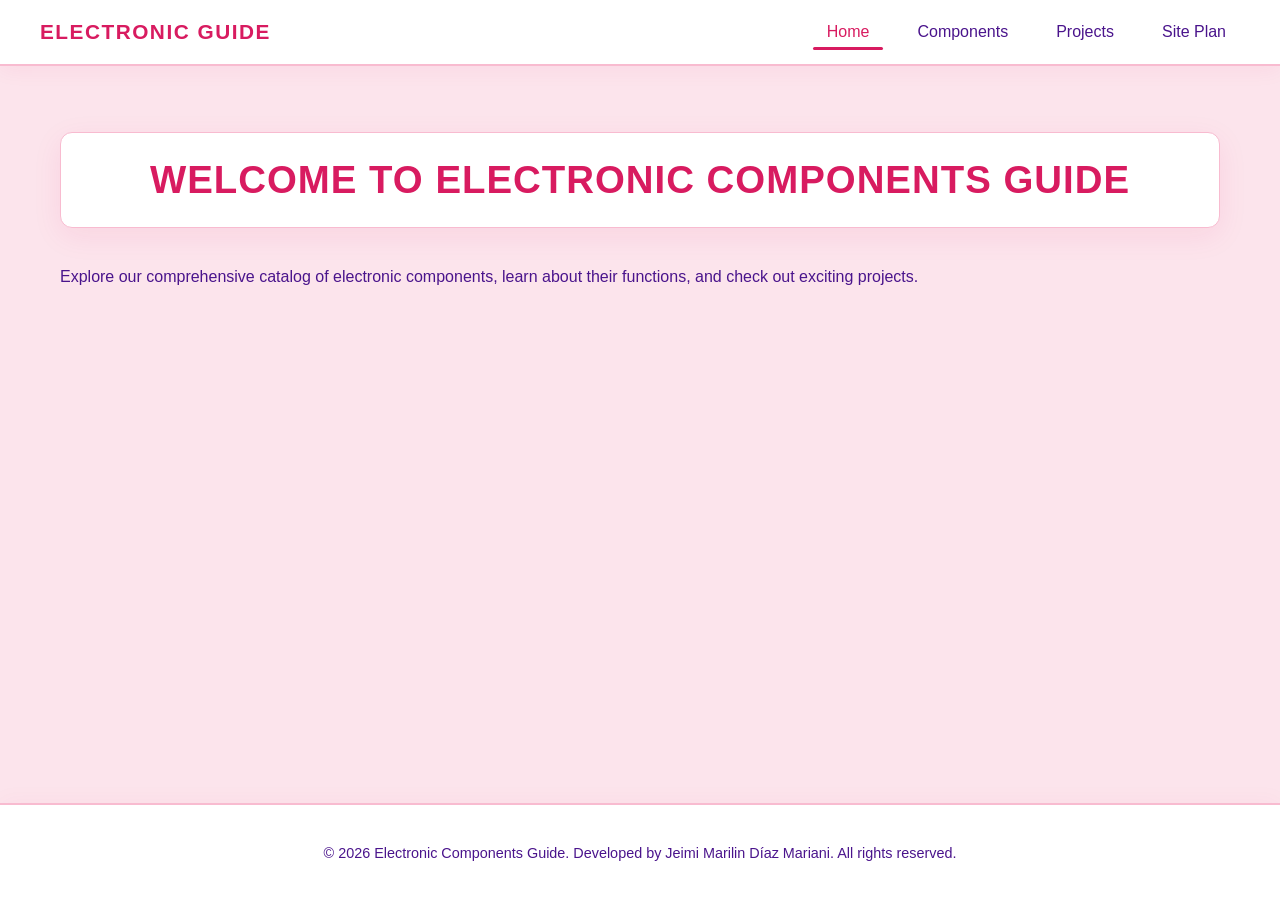
<file: arduino_project/index.html>
<!DOCTYPE html>
<html lang="es">
<head>
    <meta charset="UTF-8">
    <meta name="viewport" content="width=device-width, initial-scale=1.0">
    <title>Electronic Components Guide - Home</title>
    <link rel="icon" href="images/resistor_icon.webp" type="image/webp">
    <meta property="og:url" content="https://jeimimarilin-hue.github.io/wdd231/arduino_project/index.html">
    <meta property="og:image" content="https://jeimimarilin.github.io/arduino_project/images/resistor_icon.webp">
    <link rel="stylesheet" href="styles/light_mode.css">
</head>
<body>
    <header>
        <div class="logo-title">Electronic Guide</div>
        <nav>
            <ul>
                <li><a href="index.html" class="active">Home</a></li>
                <li><a href="components.html">Components</a></li>
                <li><a href="projects.html">Projects</a></li>
                <li><a href="siteplan.html">Site Plan</a></li>
            </ul>
        </nav>
    </header>
    <main class="main-container">
        <h1>Welcome to Electronic Components Guide</h1>
        <p>Explore our comprehensive catalog of electronic components, learn about their functions, and check out exciting projects.</p>
    </main>
    <footer>
        <p>&copy; 2026 Electronic Components Guide. Developed by Jeimi Marilin Díaz Mariani. All rights reserved.</p>
    </footer>
    <script src="scripts/components.js" defer></script>
</body>
</html>
</file>
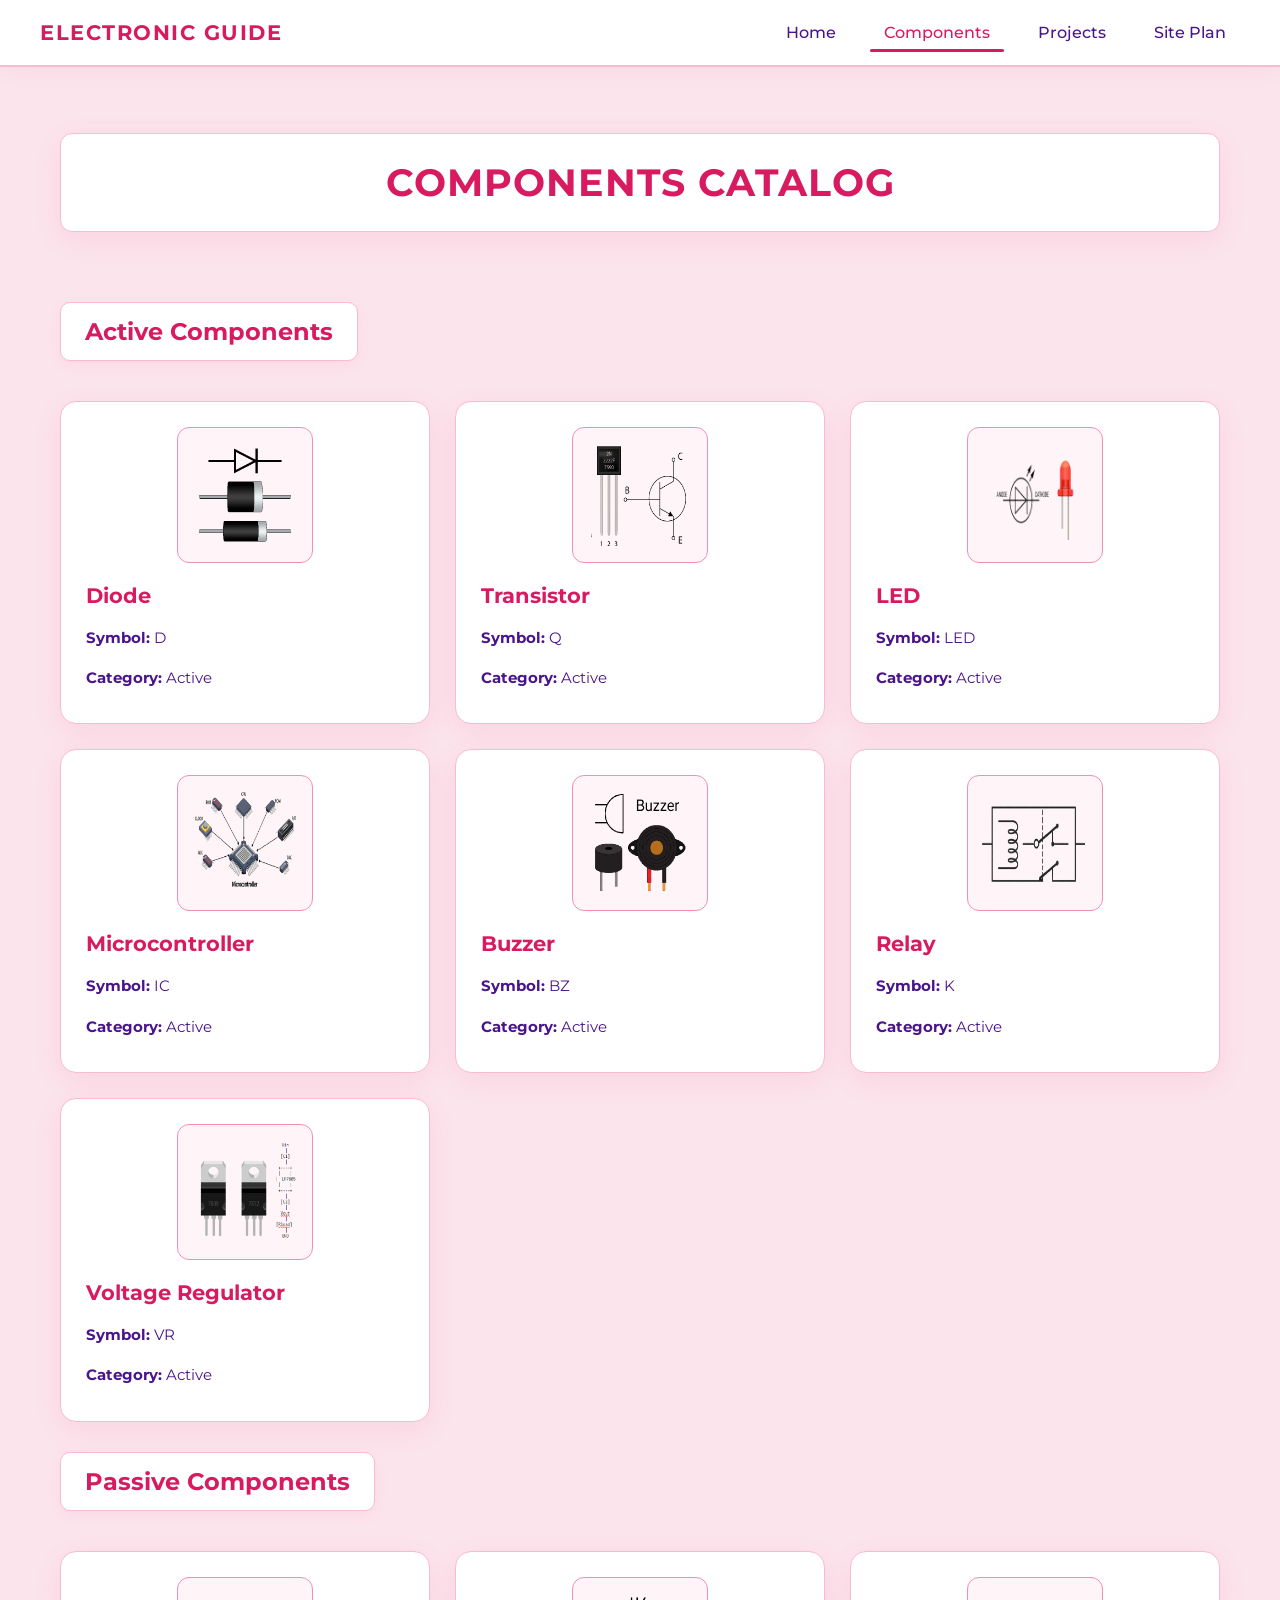
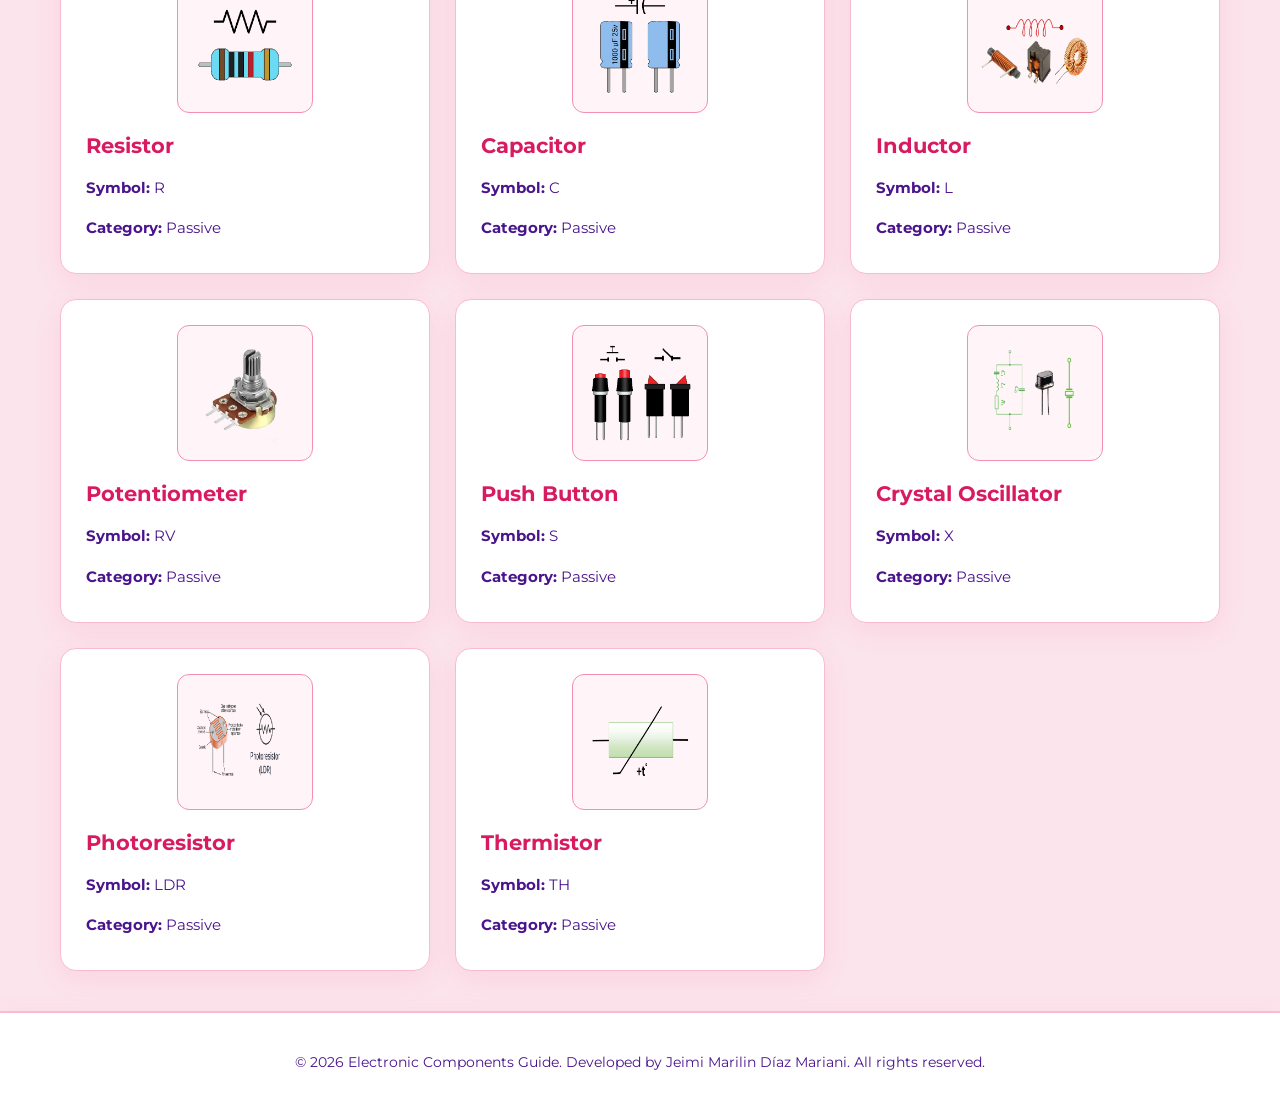
<file: arduino_project/components.html>
<!DOCTYPE html>
<html lang="en">
<head>
    <meta charset="UTF-8">
    <meta name="viewport" content="width=device-width, initial-scale=1.0">
    <title>Electronic Components Guide - Components Catalog</title>
    <meta name="description" content="Explore our comprehensive catalog of active and passive electronic components and Arduino modules with detailed technical specifications.">
    <meta name="author" content="Jeimi Díaz Mariani">
    <link rel="icon" href="images/resistor_icon.webp" type="image/webp">
    <meta property="og:title" content="Electronic Components Guide - Components Catalog">
    <meta property="og:description" content="Explore our comprehensive catalog of active and passive electronic components and Arduino modules with detailed technical specifications.">
    <meta property="og:image" content="https://jeimimarilin-hue.github.io/wdd231/arduino_project/images/resistor_icon.webp">
    <meta property="og:url" content="https://jeimimarilin-hue.github.io/wdd231/arduino_project/components.html">
    <link rel="preconnect" href="https://fonts.googleapis.com">
    <link rel="preconnect" href="https://fonts.gstatic.com" crossorigin>
    <link href="https://fonts.googleapis.com/css2?family=Montserrat:wght@400;700&display=swap" rel="stylesheet">
    <link rel="stylesheet" href="styles/light_mode.css">
    <link rel="stylesheet" href="styles/components.css">
</head>
<body>
    <header>
        <div class="logo-title">Electronic Guide</div>
        <nav>
            <ul>
                <li><a href="index.html">Home</a></li>
                <li><a href="components.html" class="active">Components</a></li>
                <li><a href="projects.html">Projects</a></li>
                <li><a href="siteplan.html">Site Plan</a></li>
            </ul>
        </nav>
    </header>
    <main class="main-container">
        <h1>Components Catalog</h1>
        <section>
            <h2>Active Components</h2>
            <div class="grid-container" id="active-grid"></div>
        </section>
        <section>
            <h2>Passive Components</h2>
            <div class="grid-container" id="passive-grid"></div>
        </section>
        <dialog id="component-dialog">
            <div id="modal-content"></div>
            <button id="close-modal">Close</button>
        </dialog>
    </main>
    <footer>
        <p>&copy; 2026 Electronic Components Guide. Developed by Jeimi Marilin Díaz Mariani. All rights reserved.</p>
    </footer>
    <script src="scripts/components.js" defer></script></body>
</html>
</file>
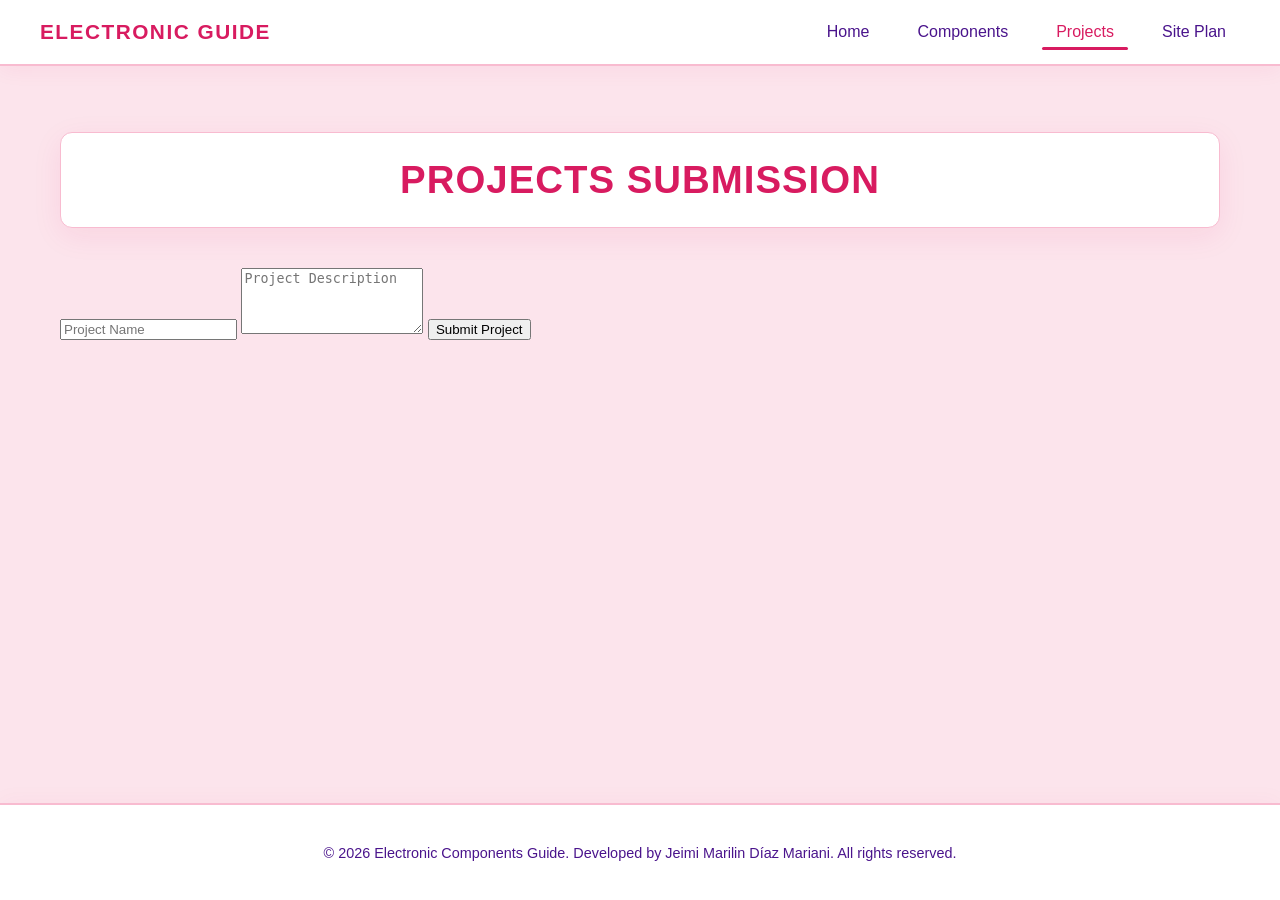
<file: arduino_project/projects.html>
<!DOCTYPE html>
<html lang="es">
<head>
    <meta charset="UTF-8">
    <meta name="viewport" content="width=device-width, initial-scale=1.0">
    <title>Electronic Components Guide - Projects</title>
    <link rel="icon" href="images/resistor_icon.webp" type="image/webp">
    <meta property="og:url" content="https://jeimimarilin-hue.github.io/wdd231/arduino_project/projects.html">
    <meta property="og:image" content="https://jeimimarilin-hue.github.io/wdd231/arduino_project/images/resistor_icon.webp">
    <link rel="stylesheet" href="styles/light_mode.css">
</head>
<body>
    <header>
        <div class="logo-title">Electronic Guide</div>
        <nav>
            <ul>
                <li><a href="index.html">Home</a></li>
                <li><a href="components.html">Components</a></li>
                <li><a href="projects.html" class="active">Projects</a></li>
                <li><a href="siteplan.html">Site Plan</a></li>
            </ul>
        </nav>
    </header>
    <main class="main-container">
        <h1>Projects Submission</h1>
        <form class="project-form">
            <input type="text" class="form-input" placeholder="Project Name" required>
            <textarea class="form-input" placeholder="Project Description" rows="4" required></textarea>
            <button type="submit" class="submit-btn">Submit Project</button>
        </form>
    </main>
    <footer>
        <p>&copy; 2026 Electronic Components Guide. Developed by Jeimi Marilin Díaz Mariani. All rights reserved.</p>
    </footer>
</body>
</html>
</file>
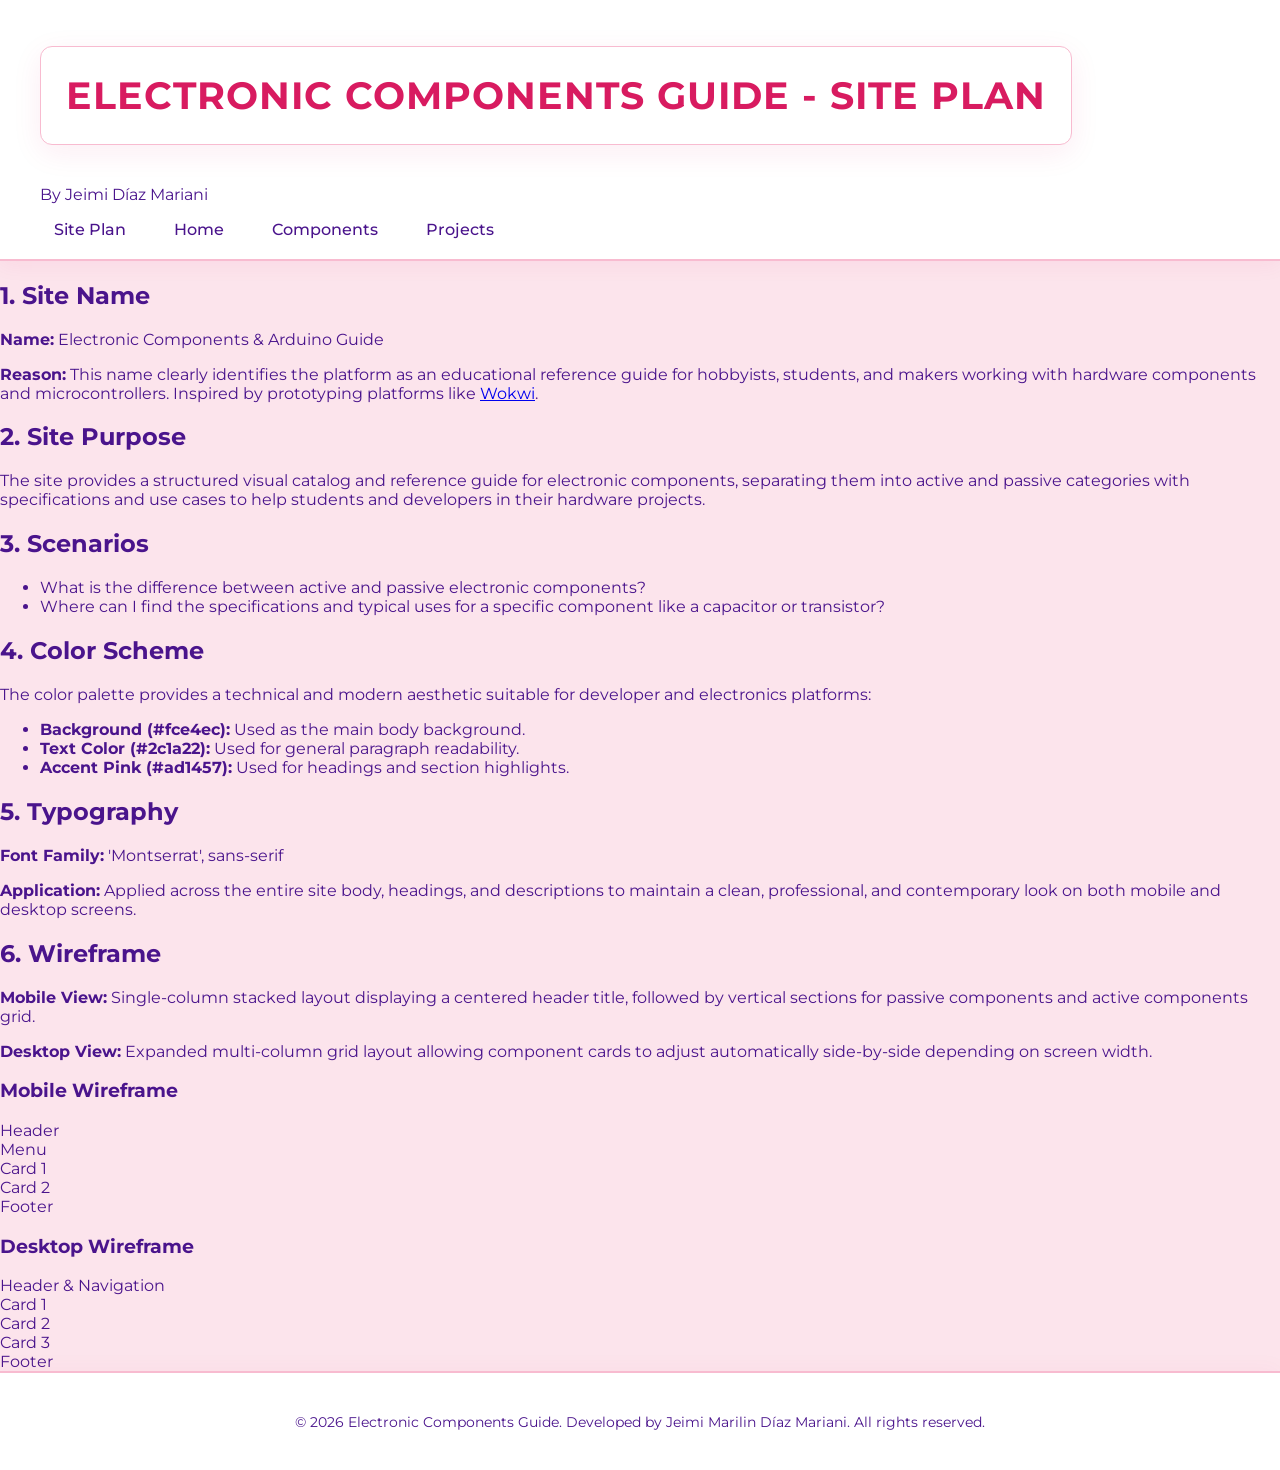
<file: arduino_project/siteplan.html>
<!DOCTYPE html>
<html lang="en">
<head>
    <meta charset="UTF-8">
    <meta name="viewport" content="width=device-width, initial-scale=1.0">
    <title>Site Plan - Electronic Components Guide</title>
    <meta name="description" content="Site plan and design document for the Electronic Components and Arduino Guide educational reference platform.">
    <meta name="author" content="Jeimi Díaz Mariani">
    <meta property="og:title" content="Site Plan - Electronic Components Guide">
    <meta property="og:description" content="Site plan and design document for the Electronic Components and Arduino Guide educational reference platform.">
    <meta property="og:image" content="https://jeimimarilin.github.io/arduino_project/images/resistor_icon.webp">
    <meta property="og:url" content="https://jeimimarilin-hue.github.io/wdd231/arduino_project/siteplan.html">
    <link rel="icon" href="images/resistor_icon.webp">
    <link rel="preconnect" href="https://fonts.googleapis.com">
    <link rel="preconnect" href="https://fonts.gstatic.com" crossorigin>
    <link href="https://fonts.googleapis.com/css2?family=Montserrat:wght@400;700&display=swap" rel="stylesheet">
    <link rel="stylesheet" href="styles/light_mode.css">
</head>
<body>
    <header>
        <div class="header-container">
            <div class="title-box">
                <h1>ELECTRONIC COMPONENTS GUIDE - SITE PLAN</h1>
            </div>
            <div class="meta-info">
                <p>By Jeimi Díaz Mariani</p>
            </div>
            <nav>
                <ul class="main-menu">
                    <li><a href="siteplan.html">Site Plan</a></li>
                    <li><a href="index.html">Home</a></li>
                    <li><a href="components.html">Components</a></li>
                    <li><a href="projects.html">Projects</a></li>
                </ul>
            </nav>
        </div>
    </header>

    <main>
        <section>
            <h2>1. Site Name</h2>
            <p><strong>Name:</strong> Electronic Components & Arduino Guide</p>
            <p><strong>Reason:</strong> This name clearly identifies the platform as an educational reference guide for hobbyists, students, and makers working with hardware components and microcontrollers. Inspired by prototyping platforms like <a href="https://wokwi.com/" target="_blank">Wokwi</a>.</p>
        </section>

        <section>
            <h2>2. Site Purpose</h2>
            <p>The site provides a structured visual catalog and reference guide for electronic components, separating them into active and passive categories with specifications and use cases to help students and developers in their hardware projects.</p>
        </section>

        <section>
            <h2>3. Scenarios</h2>
            <ul>
                <li>What is the difference between active and passive electronic components?</li>
                <li>Where can I find the specifications and typical uses for a specific component like a capacitor or transistor?</li>
            </ul>
        </section>

        <section>
            <h2>4. Color Scheme</h2>
            <p>The color palette provides a technical and modern aesthetic suitable for developer and electronics platforms:</p>
            <ul>
                <li><strong>Background (#fce4ec):</strong> Used as the main body background.</li>
                <li><strong>Text Color (#2c1a22):</strong> Used for general paragraph readability.</li>
                <li><strong>Accent Pink (#ad1457):</strong> Used for headings and section highlights.</li>
            </ul>
        </section>

        <section>
            <h2>5. Typography</h2>
            <p><strong>Font Family:</strong> 'Montserrat', sans-serif</p>
            <p><strong>Application:</strong> Applied across the entire site body, headings, and descriptions to maintain a clean, professional, and contemporary look on both mobile and desktop screens.</p>
        </section>

        <section>
            <h2>6. Wireframe</h2>
            <p><strong>Mobile View:</strong> Single-column stacked layout displaying a centered header title, followed by vertical sections for passive components and active components grid.</p>
            <p><strong>Desktop View:</strong> Expanded multi-column grid layout allowing component cards to adjust automatically side-by-side depending on screen width.</p>
            
            <div class="wireframe-container">
                <div class="wireframe-box">
                    <h3>Mobile Wireframe</h3>
                    <div class="wireframe-mockup mobile-mockup">
                        <div class="wf-header">Header</div>
                        <div class="wf-nav">Menu</div>
                        <div class="wf-content">Card 1</div>
                        <div class="wf-content">Card 2</div>
                        <div class="wf-footer">Footer</div>
                    </div>
                </div>
                <div class="wireframe-box">
                    <h3>Desktop Wireframe</h3>
                    <div class="wireframe-mockup desktop-mockup">
                        <div class="wf-header">Header & Navigation</div>
                        <div class="wf-grid-container">
                            <div class="wf-content">Card 1</div>
                            <div class="wf-content">Card 2</div>
                            <div class="wf-content">Card 3</div>
                        </div>
                        <div class="wf-footer">Footer</div>
                    </div>
                </div>
            </div>
        </section>
    </main>

    <footer>
        <p>&copy; 2026 Electronic Components Guide. Developed by Jeimi Marilin Díaz Mariani. All rights reserved.</p>
    </footer>

    <script src="scripts/components.js" defer></script>
</body>
</html>
</file>
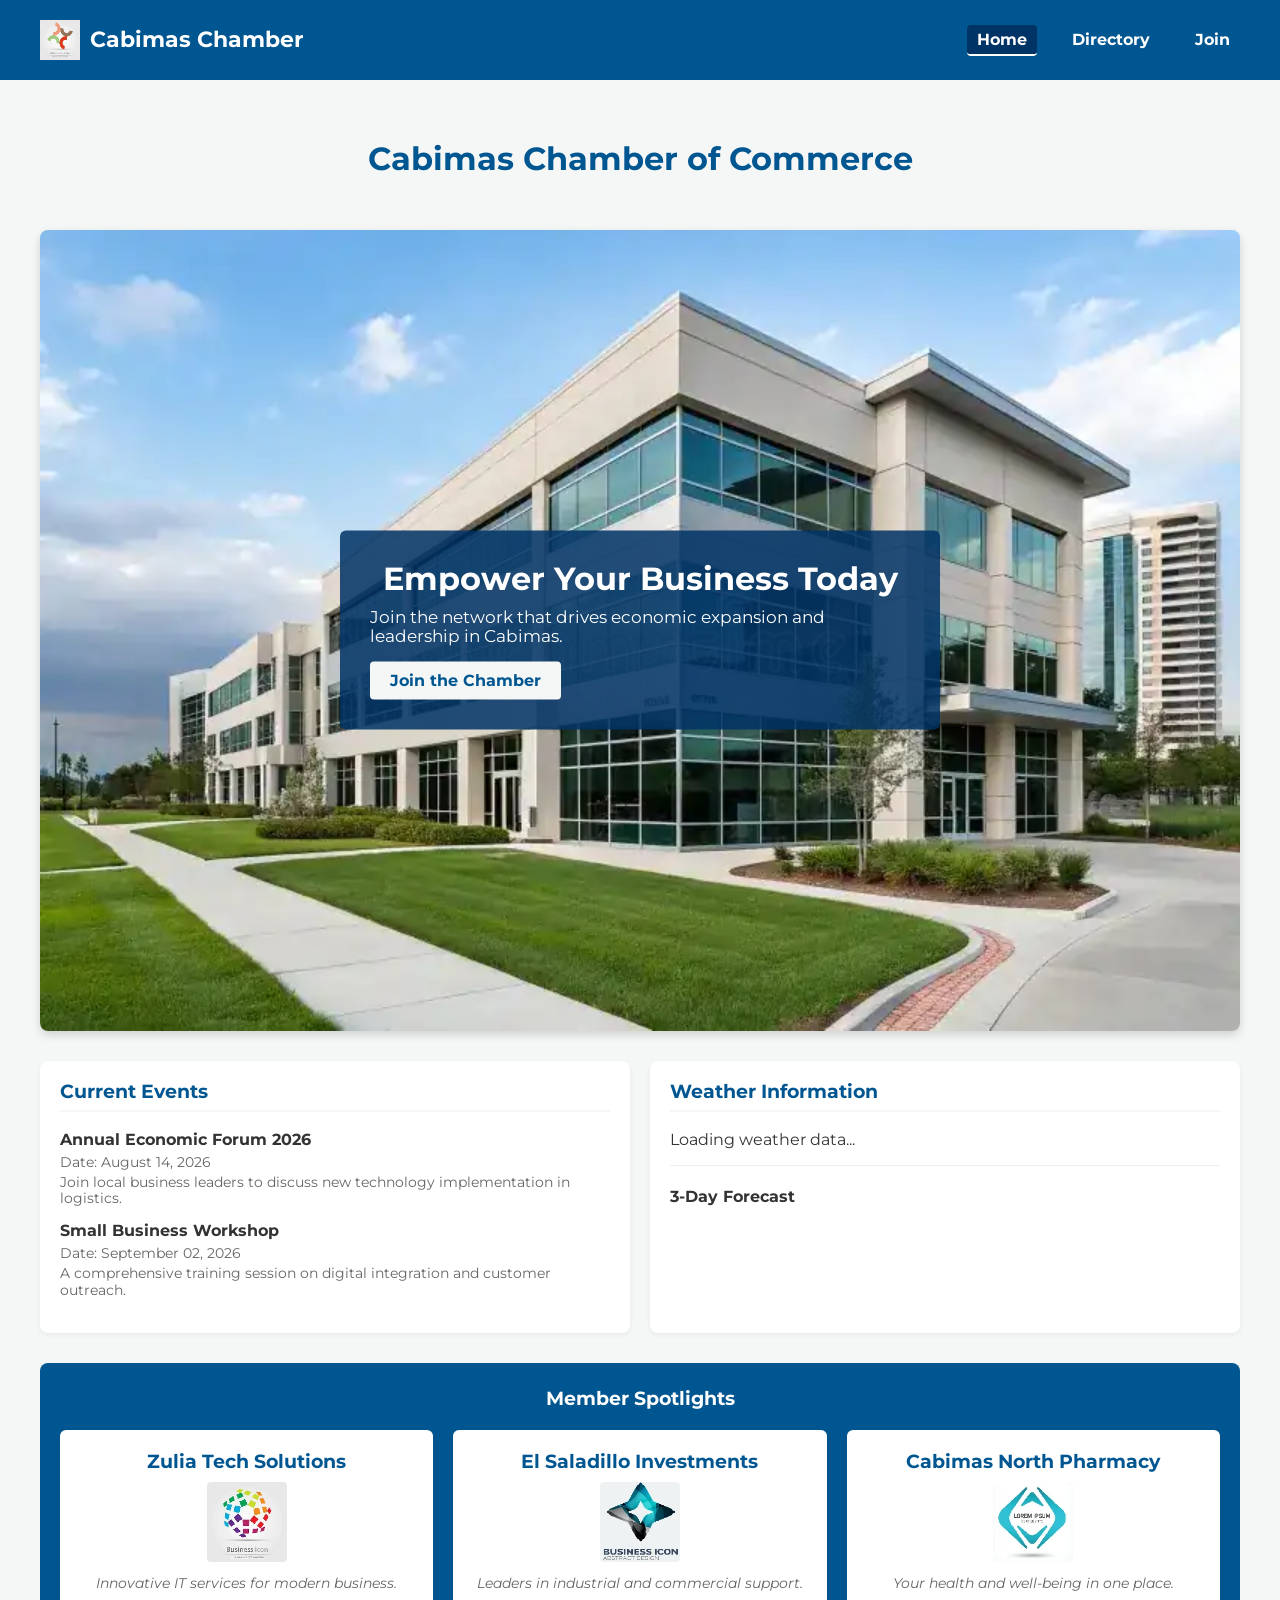
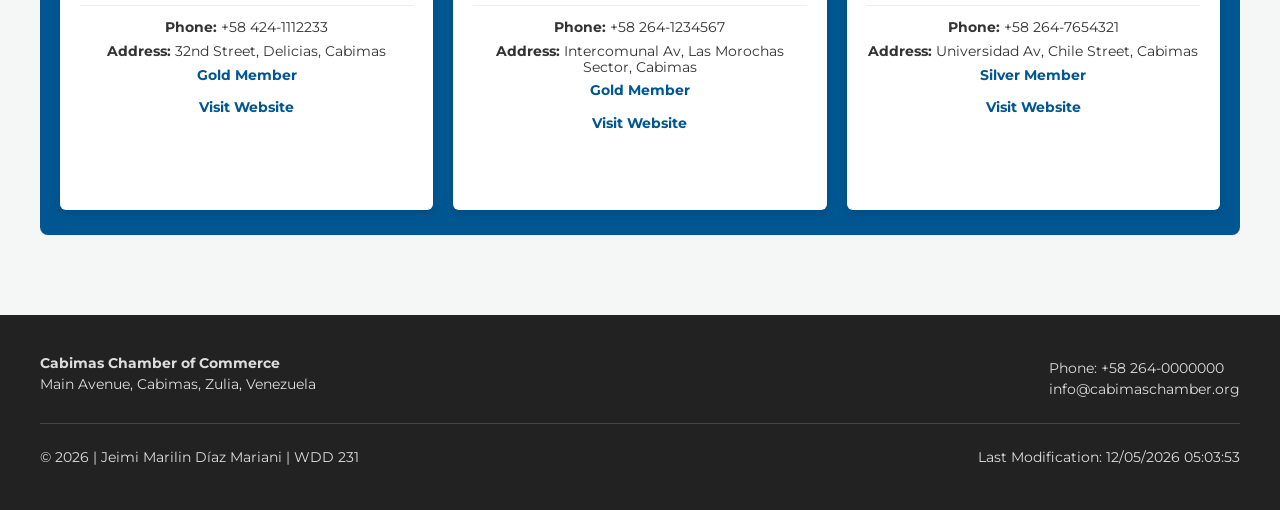
<file: chamber/directory.html>
<!DOCTYPE html>
<html lang="en">
<head>
    <meta charset="UTF-8">
    <meta name="viewport" content="width=device-width, initial-scale=1.0">
    <title>Cabimas Chamber of Commerce - Home</title>
    <meta name="description" content="Welcome to the Cabimas Chamber of Commerce. Growing businesses and supporting the local community.">
    <meta name="author" content="Jeimi Marilin Díaz Mariani">
    <link rel="icon" href="images/icon10.webp" type="image/webp">
    
    <link rel="preconnect" href="https://fonts.googleapis.com" crossorigin>
    <link rel="preconnect" href="https://fonts.gstatic.com" crossorigin>
    
    <link rel="stylesheet" href="styles/normalize.css">
    <link rel="stylesheet" href="styles/small.css">
    <link rel="stylesheet" href="styles/larger.css" media="screen and (min-width: 48rem)">
    
    <link href="https://fonts.googleapis.com/css2?family=Montserrat:wght@400;700&display=swap" rel="stylesheet">
    
    <meta property="og:title" content="Cabimas Chamber of Commerce - Home">
    <meta property="og:type" content="website">
    <meta property="og:image" content="https://jeimimarilin-hue.github.io/wdd231/chamber/images/share-image.webp">
    <meta property="og:url" content="https://jeimimarilin-hue.github.io/wdd231/chamber/index.html">
    <meta property="og:description" content="Welcome to the Cabimas Chamber of Commerce. Growing businesses and supporting the local community.">
    
    <script src="scripts/home.js" defer></script>
</head>
<body>

    <header>
        <div class="logo-area">
            <img src="images/icon10.webp" alt="Cabimas Chamber Logo" width="40" height="40" fetchpriority="high">
            <span>Cabimas Chamber</span>
        </div>
        <button id="menu-toggle" aria-label="Toggle Menu">&#9776;</button>
        <nav id="nav-container">
            <ul id="nav-menu">
                <li><a href="index.html" class="active">Home</a></li>
                <li><a href="directory.html">Directory</a></li>
                <li><a href="join.html">Join</a></li>
            </ul>
        </nav>
    </header>

    <main class="home-main">
        <h1>Cabimas Chamber of Commerce</h1>
        <section class="hero-wrapper">
            <img src="images/building1.webp" alt="Cabimas Business District Banner" class="hero-image" width="800" height="534" fetchpriority="high" loading="eager" decoding="sync">
            <div class="cta-box">
                <h2>Empower Your Business Today</h2>
                <p>Join the network that drives economic expansion and leadership in Cabimas.</p>
                <a href="join.html" class="cta-button">Join the Chamber</a>
            </div>
        </section>

        <div class="home-grid">
            <section class="home-card status-card">
                <h3>Current Events</h3>
                <div class="event-item">
                    <h4>Annual Economic Forum 2026</h4>
                    <p>Date: August 14, 2026</p>
                    <p>Join local business leaders to discuss new technology implementation in logistics.</p>
                </div>
                <div class="event-item">
                    <h4>Small Business Workshop</h4>
                    <p>Date: September 02, 2026</p>
                    <p>A comprehensive training session on digital integration and customer outreach.</p>
                </div>
            </section>

            <section class="home-card weather-card">
                <h3>Weather Information</h3>
                <div id="weather-current">
                    <p>Loading weather data...</p>
                </div>
                <hr class="card-divider">
                <h4>3-Day Forecast</h4>
                <div id="weather-forecast"></div>
            </section>
        </div>

        <section class="spotlight-section">
            <h3>Member Spotlights</h3>
            <div id="spotlight-container"></div>
        </section>
    </main>

    <footer>
        <div class="footer-info">
            <div>
                <strong>Cabimas Chamber of Commerce</strong>
                <p>Main Avenue, Cabimas, Zulia, Venezuela</p>
            </div>
            <div>
                <p>Phone: +58 264-0000000</p>
                <p>info@cabimaschamber.org</p>
            </div>
        </div>
        <hr>
        <div class="footer-meta">
            <p>&copy; <span id="current-year"></span> | Jeimi Marilin Díaz Mariani | WDD 231</p>
            <p>Last Modification: <span id="last-modified"></span></p>
        </div>
    </footer>

</body>
</html>
</file>
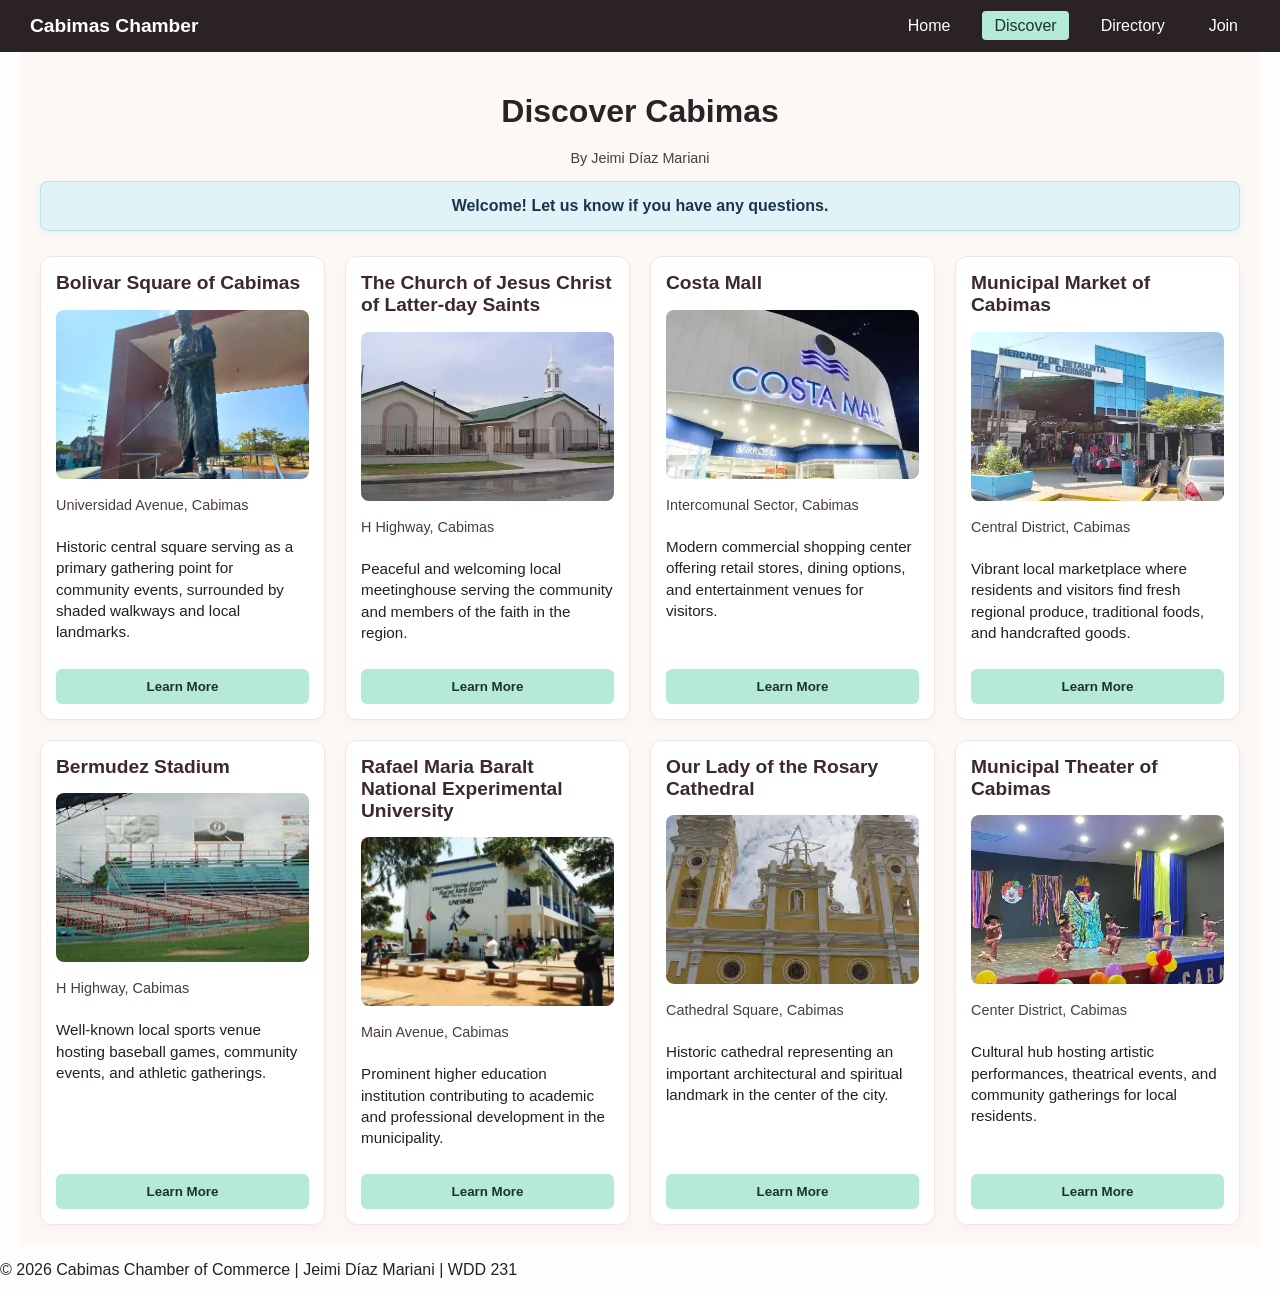
<file: chamber/discover.html>
<!DOCTYPE html>
<html lang="en">
<head>
    <meta charset="UTF-8">
    <meta name="viewport" content="width=device-width, initial-scale=1.0">
    <title>Discover - Cabimas Chamber of Commerce</title>
    <meta name="description" content="Discover points of interest, demographics, and local features of Cabimas chamber of commerce.">
    <meta name="author" content="Jeimi Díaz Mariani">

    <meta property="og:title" content="Discover Cabimas - Chamber of Commerce">
    <meta property="og:description" content="Explore points of interest, local culture, and demographics in Cabimas.">
    <meta property="og:image" content="https://jeimimarilin-hue.github.io/wdd231/chamber/images/place1.webp">
    <meta property="og:url" content="https://jeimimarilin-hue.github.io/wdd231/chamber/discover.html">

    <link rel="preconnect" href="https://fonts.googleapis.com">
    <link rel="preconnect" href="https://fonts.gstatic.com" crossorigin>
    <link href="https://fonts.googleapis.com/css2?family=Roboto:wght@400;500;700&display=swap" rel="stylesheet">

    <link rel="icon" href="images/icon10.webp">

    <link rel="stylesheet" href="styles/chamber.css">
    <link rel="stylesheet" href="styles/discover.css">

    <script type="module" src="scripts/discover.js"></script>
</head>
<body>
    <header>
        <span class="logo-title">Cabimas Chamber</span>
        <nav>
            <ul>
                <li><a href="index.html">Home</a></li>
                <li><a href="discover.html" class="active">Discover</a></li>
                <li><a href="directory.html">Directory</a></li>
                <li><a href="join.html">Join</a></li>
            </ul>
        </nav>
    </header>

    <main class="discover-container">
        <h1>Discover Cabimas</h1>
        <p class="author-credit">By Jeimi Díaz Mariani</p>
        <div id="visit-message"></div>
        <div class="discover-grid"></div>
    </main>

    <footer>
        <p>&copy; 2026 Cabimas Chamber of Commerce | Jeimi Díaz Mariani | WDD 231</p>
    </footer>
</body>
</html>
</file>
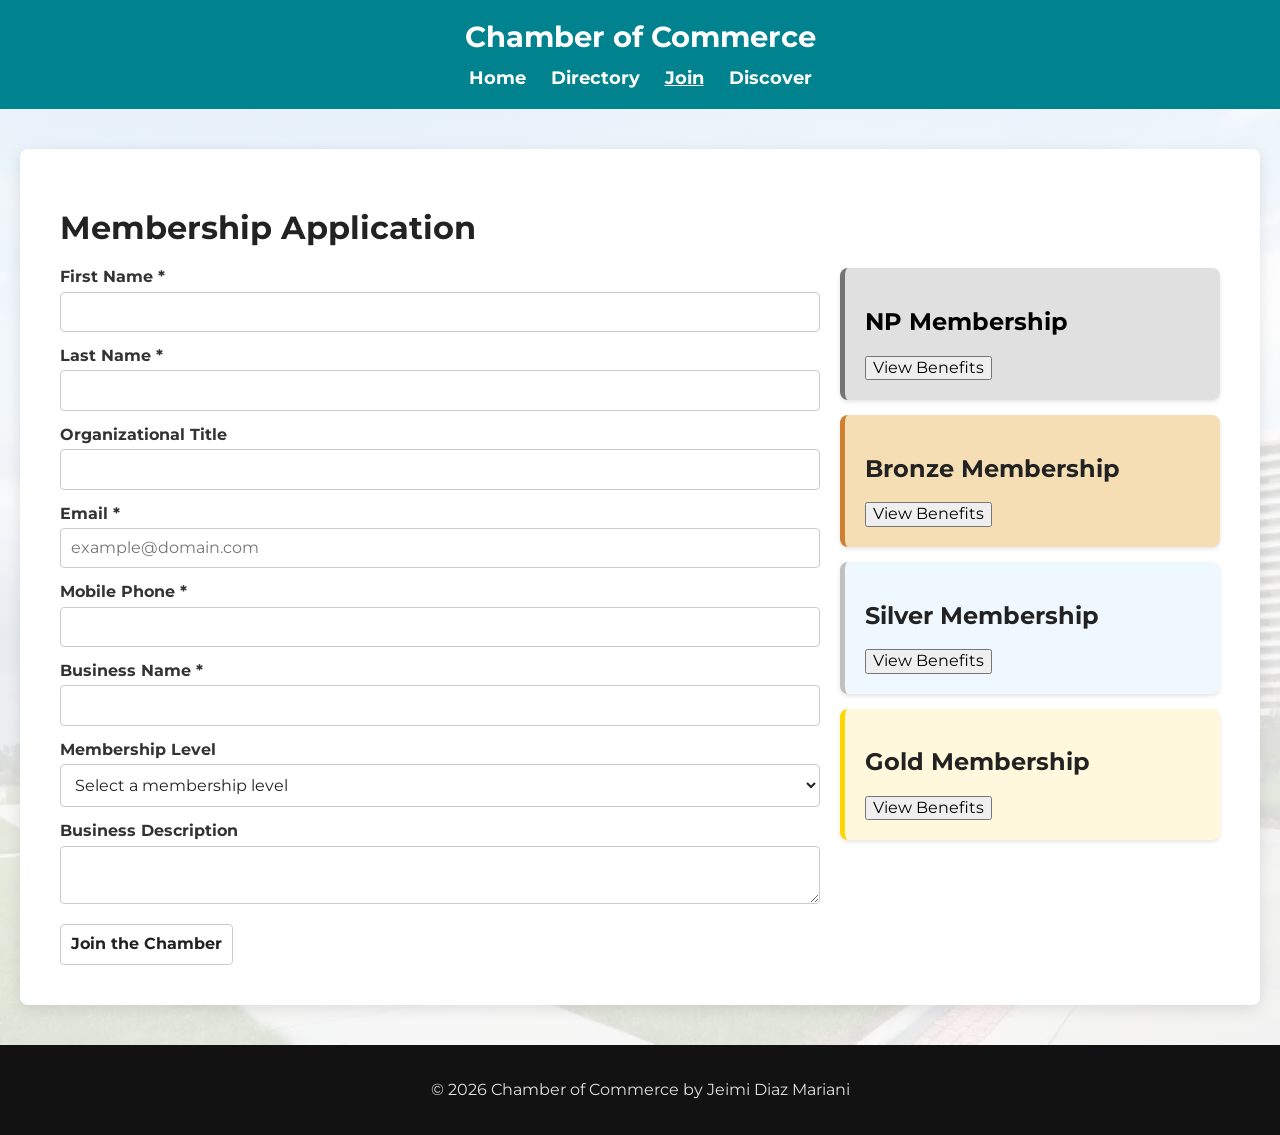
<file: chamber/join.html>
<!DOCTYPE html>
<html lang="en">
<head>
    <meta charset="UTF-8">
    <meta name="viewport" content="width=device-width, initial-scale=1.0">
    <title>Join - Chamber of Commerce Membership Application</title>
    <meta name="description" content="Apply to join the Chamber of Commerce membership program and grow your business today.">
    <meta name="author" content="Jeimi Díaz Mariani">
    <link rel="icon" href="images/icon10.webp">
    <meta property="og:title" content="Join Chamber of Commerce Membership">
    <meta property="og:description" content="Apply to join the Chamber of Commerce membership program and grow your business today.">
    <meta property="og:image" content="https://jeimimarilin-hue.github.io/wdd231/chamber/images/share-image.webp">
    <meta property="og:url" content="https://jeimimarilin-hue.github.io/wdd231/chamber/join.html">
    <link rel="preconnect" href="https://fonts.googleapis.com">
    <link rel="preconnect" href="https://fonts.gstatic.com" crossorigin>
    <link href="https://fonts.googleapis.com/css2?family=Montserrat:wght@400;700&display=swap" rel="stylesheet">
    <link rel="stylesheet" href="styles/normalize.css">
    <link rel="stylesheet" href="styles/chamber.css">
    <script src="scripts/chamber.js" defer></script>
</head>
<body>
    <header class="site-header">
        <div class="header-center">
            <div class="header-box">
                <span class="site-title">Chamber of Commerce</span>
            </div>
            <nav>
                <ul>
                    <li><a href="index.html">Home</a></li>
                    <li><a href="directory.html">Directory</a></li>
                    <li><a href="join.html" class="active">Join</a></li>
                    <li><a href="discover.html">Discover</a></li>
                </ul>
            </nav>
        </div>
    </header>

    <main class="page-background">
        <div class="join-main">
            <h1>Membership Application</h1>
            <div class="join-container">
                <form method="get" action="thankyou.html" class="join-form">
                    <label>First Name * <input type="text" name="fname" title="First Name" autocomplete="given-name" required></label>
                    <label>Last Name * <input type="text" name="lname" title="Last Name" autocomplete="family-name" required></label>
                    <label>Organizational Title <input type="text" name="title" title="Organizational Title" autocomplete="organization-title" pattern="[A-Za-z\s-]{7,}"></label>
                    <label>Email * <input type="email" name="email" title="Email Address" autocomplete="email" placeholder="example@domain.com" required></label>
                    <label>Mobile Phone * <input type="tel" name="phone" title="Mobile Phone" autocomplete="tel" required></label>
                    <label>Business Name * <input type="text" name="organization" title="Business Name" autocomplete="organization" required></label>
                    
                    <label>Membership Level
                        <select name="membership" required>
                            <option value="" disabled selected>Select a membership level</option>
                            <option value="np">NP Membership (Non Profit - No Fee)</option>
                            <option value="bronze">Bronze Membership</option>
                            <option value="silver">Silver Membership</option>
                            <option value="gold">Gold Membership</option>
                        </select>
                    </label>

                    <label>Business Description <textarea name="description" title="Business Description"></textarea></label>
                    
                    <input type="hidden" id="timestamp" name="timestamp">

                    <input type="submit" value="Join the Chamber" class="submit-btn">
                </form>

                <section class="cards-container">
                    <div class="membership-card np-card">
                        <h2>NP Membership</h2>
                        <button type="button" id="np-btn">View Benefits</button>
                    </div>
                    <div class="membership-card bronze-card">
                        <h2>Bronze Membership</h2>
                        <button type="button" id="bronze-btn">View Benefits</button>
                    </div>
                    <div class="membership-card silver-card">
                        <h2>Silver Membership</h2>
                        <button type="button" id="silver-btn">View Benefits</button>
                    </div>
                    <div class="membership-card gold-card">
                        <h2>Gold Membership</h2>
                        <button type="button" id="gold-btn">View Benefits</button>
                    </div>
                </section>
            </div>

            <dialog id="np-modal">
                <h3>NP Membership Benefits</h3>
                <p>For non-profit organizations. No membership fee required. Access to basic chamber meetings and community events.</p>
                <button id="close-np">Close</button>
            </dialog>

            <dialog id="bronze-modal">
                <h3>Bronze Membership Benefits</h3>
                <p>Includes basic advertising in the chamber directory, newsletter mentions, and standard event discounts.</p>
                <button id="close-bronze">Close</button>
            </dialog>

            <dialog id="silver-modal">
                <h3>Silver Membership Benefits</h3>
                <p>Includes spotlight positions on the home page, advanced training sessions, and reduced rates for major events.</p>
                <button id="close-silver">Close</button>
            </dialog>

            <dialog id="gold-modal">
                <h3>Gold Membership Benefits</h3>
                <p>Maximum visibility with top spotlight positioning, VIP event access, free training workshops, and premium sponsorships.</p>
                <button id="close-gold">Close</button>
            </dialog>
        </div>
    </main>

    <footer class="site-footer">
        <p>&copy; 2026 Chamber of Commerce by Jeimi Diaz Mariani</p>
    </footer>
</body>
</html>
</file>
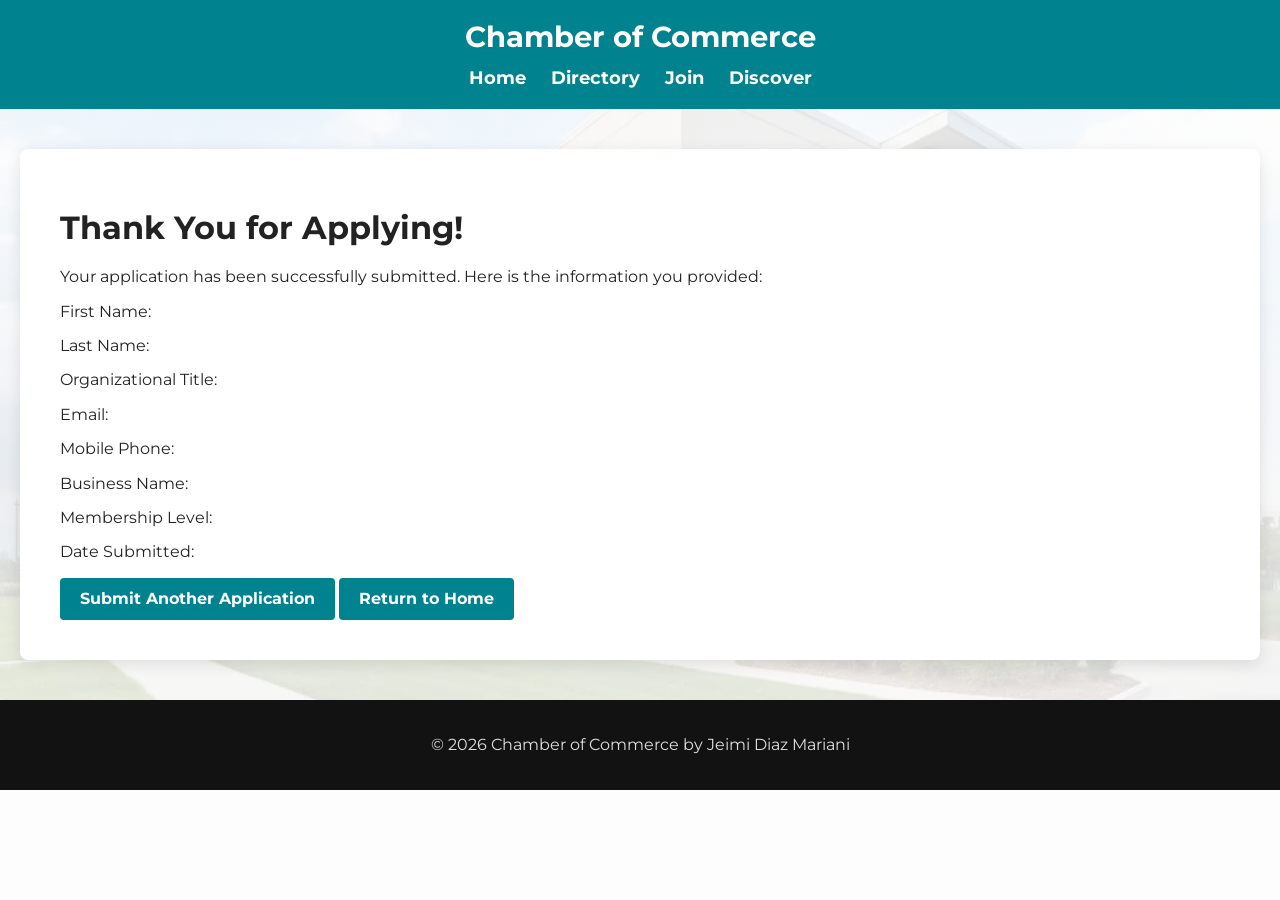
<file: chamber/thankyou.html>
<!DOCTYPE html>
<html lang="en">
<head>
    <meta charset="UTF-8">
    <meta name="viewport" content="width=device-width, initial-scale=1.0">
    <title>Thank You - Chamber of Commerce Membership Application</title>
    <meta name="description" content="Thank you for applying to the Chamber of Commerce membership program.">
    <meta name="author" content="Jeimi Díaz Mariani">
    <link rel="icon" href="images/icon10.webp">
    <link rel="preconnect" href="https://fonts.googleapis.com">
    <link rel="preconnect" href="https://fonts.gstatic.com" crossorigin>
    <link href="https://fonts.googleapis.com/css2?family=Montserrat:wght@400;700&display=swap" rel="stylesheet">
    <link rel="stylesheet" href="styles/normalize.css">
    <link rel="stylesheet" href="styles/chamber.css">
    <script src="scripts/thankyou.js" defer></script>
</head>
<body>
    <header class="site-header">
        <div class="header-center">
            <div class="header-box">
                <span class="site-title">Chamber of Commerce</span>
            </div>
            <nav>
                <ul>
                    <li><a href="index.html">Home</a></li>
                    <li><a href="directory.html">Directory</a></li>
                    <li><a href="join.html">Join</a></li>
                    <li><a href="discover.html">Discover</a></li>
                </ul>
            </nav>
        </div>
    </header>

    <main class="page-background">
        <div class="join-main thankyou-card">
            <h1>Thank You for Applying!</h1>
            <p class="thankyou-intro">Your application has been successfully submitted. Here is the information you provided:</p>
            
            <div id="results" class="results-container">
            </div>

            <div class="thankyou-actions">
                <a href="join.html" class="submit-btn">Submit Another Application</a>
                <a href="index.html" class="submit-btn secondary-btn">Return to Home</a>
            </div>
        </div>
    </main>

    <footer class="site-footer">
        <p>&copy; 2026 Chamber of Commerce by Jeimi Diaz Mariani</p>
    </footer>
</body>
</html>
</file>
<file: arduino_project/styles/light_mode.css>
:root {
    --bg-color: #fce4ec;
    --card-bg: #ffffff;
    --text-color: #4a148c;
    --accent-pink: #d81b60;
    --accent-hover: #ad1457;
    --border-color: #f8bbd0;
    --img-bg: #fff5f8;
    --img-border: #f48fb1;
    --shadow-soft: 0 8px 30px rgba(216, 27, 96, 0.08);
}

body {
    margin: 0;
    padding: 0;
    font-family: 'Montserrat', sans-serif;
    background-color: var(--bg-color);
    color: var(--text-color);
    display: flex;
    flex-direction: column;
    min-height: 100vh;
}

header {
    display: flex;
    justify-content: space-between;
    align-items: center;
    background-color: var(--card-bg);
    border-bottom: 2px solid var(--border-color);
    padding: 20px 40px;
    box-shadow: 0 4px 20px rgba(216, 27, 96, 0.06);
}

.logo-title {
    font-size: 1.3rem;
    font-weight: 700;
    color: var(--accent-pink);
    letter-spacing: 1.5px;
    text-transform: uppercase;
}

header nav ul {
    list-style: none;
    display: flex;
    gap: 20px;
    align-items: center;
    margin: 0;
    padding: 0;
}

header nav ul li a {
    color: var(--text-color);
    text-decoration: none;
    font-weight: 500;
    padding: 8px 14px;
    border-radius: 6px;
    position: relative;
    transition: all 0.3s cubic-bezier(0.4, 0, 0.2, 1);
}

header nav ul li a::after {
    content: '';
    position: absolute;
    width: 0;
    height: 3px;
    bottom: -2px;
    left: 0;
    background-color: var(--accent-pink);
    transition: width 0.4s cubic-bezier(0.4, 0, 0.2, 1);
    border-radius: 2px;
}

header nav ul li a:hover::after,
header nav ul li a.active::after {
    width: 100%;
}

header nav ul li a:hover,
header nav ul li a.active {
    color: var(--accent-pink);
    background-color: transparent;
    transform: translateY(-2px);
}

.main-container {
    max-width: 1200px;
    margin: 0 auto;
    padding: 40px 20px;
    flex-grow: 1;
    width: 100%;
    box-sizing: border-box;
}

h1 {
    text-align: center;
    color: var(--accent-pink);
    font-size: 2.4rem;
    margin-bottom: 40px;
    text-transform: uppercase;
    background: var(--card-bg);
    padding: 25px;
    border-radius: 12px;
    border: 1px solid var(--border-color);
    box-shadow: var(--shadow-soft);
    letter-spacing: 1px;
}

footer {
    background-color: var(--card-bg);
    border-top: 2px solid var(--border-color);
    text-align: center;
    padding: 25px;
    font-size: 0.9rem;
    color: var(--text-color);
    margin-top: auto;
    box-shadow: 0 -4px 20px rgba(216, 27, 96, 0.03);
}

@media (max-width: 768px) {
    header {
        flex-direction: column;
        gap: 20px;
        text-align: center;
        padding: 20px;
    }
    header nav ul {
        justify-content: center;
        flex-wrap: wrap;
        gap: 10px;
    }
}
</file>
<file: arduino_project/styles/components.css>
h2 {
    color: var(--accent-pink);
    background-color: var(--card-bg);
    border: 1px solid var(--border-color);
    padding: 14px 24px;
    border-radius: 10px;
    margin: 30px 0 20px 0;
    font-size: 1.5rem;
    display: inline-block;
    box-shadow: 0 4px 15px rgba(216, 27, 96, 0.05);
}

.grid-container {
    display: grid;
    grid-template-columns: repeat(auto-fill, minmax(280px, 1fr));
    gap: 25px;
    margin-top: 20px;
    width: 100%;
}

.component-card {
    background: var(--card-bg);
    border: 1px solid var(--border-color);
    padding: 25px;
    border-radius: 16px;
    display: flex;
    flex-direction: column;
    justify-content: space-between;
    cursor: pointer;
    transition: all 0.4s cubic-bezier(0.165, 0.84, 0.44, 1);
    box-shadow: var(--shadow-soft);
}

.component-card:hover {
    transform: translateY(-8px) scale(1.01);
    border-color: var(--accent-pink);
    box-shadow: 0 15px 35px rgba(216, 27, 96, 0.15);
}

.component-card img {
    width: 110px;
    height: 110px;
    object-fit: contain;
    align-self: center;
    margin-bottom: 20px;
    padding: 12px;
    background-color: var(--img-bg);
    border-radius: 12px;
    border: 1px solid var(--img-border);
    transition: transform 0.4s ease;
}

.component-card:hover img {
    transform: scale(1.1) rotate(3deg);
}

.component-card h3 {
    margin-top: 0;
    color: var(--accent-pink);
    font-size: 1.3rem;
    margin-bottom: 10px;
}

.component-card p {
    font-size: 0.95rem;
    color: var(--text-color);
    line-height: 1.6;
    margin: 8px 0;
}

dialog {
    background-color: var(--card-bg);
    color: var(--text-color);
    border: 1px solid var(--border-color);
    border-radius: 20px;
    padding: 30px;
    max-width: 480px;
    width: 90%;
    box-sizing: border-box;
    overflow-x: hidden;
    box-shadow: 0 20px 45px rgba(216, 27, 96, 0.25);
    animation: modalPop 0.3s cubic-bezier(0.165, 0.84, 0.44, 1);
}

@keyframes modalPop {
    from {
        opacity: 0;
        transform: scale(0.95) translateY(10px);
    }
    to {
        opacity: 1;
        transform: scale(1) translateY(0);
    }
}

dialog::backdrop {
    background-color: rgba(74, 20, 140, 0.4);
    backdrop-filter: blur(5px);
}

#component-dialog {
    max-width: 90vw;
    width: 400px;
    box-sizing: border-box;
    overflow-x: hidden;
}

#modal-content {
    display: flex;
    flex-direction: column;
    gap: 12px;
    word-wrap: break-word;
}

#modal-content img {
    width: 100%;
    max-height: 220px;
    object-fit: contain;
    background-color: var(--img-bg);
    border-radius: 12px;
    border: 1px solid var(--img-border);
    padding: 15px;
    margin-bottom: 5px;
}

#modal-content h3 {
    color: var(--accent-pink);
    font-size: 1.5rem;
    margin: 0 0 5px 0;
    text-align: center;
    border-bottom: 2px solid var(--border-color);
    padding-bottom: 10px;
}

#modal-content p {
    font-size: 1rem;
    margin: 4px 0;
    line-height: 1.5;
}

#modal-content p strong {
    color: var(--accent-pink);
}

#close-modal {
    background-color: var(--accent-pink);
    color: var(--card-bg);
    border: none;
    padding: 12px 24px;
    border-radius: 8px;
    cursor: pointer;
    font-family: 'Montserrat', sans-serif;
    font-weight: 700;
    width: 100%;
    margin-top: 15px;
    transition: all 0.3s ease;
    box-shadow: 0 6px 15px rgba(216, 27, 96, 0.25);
}

#close-modal:hover {
    background-color: var(--accent-hover);
    transform: translateY(-2px);
    box-shadow: 0 8px 20px rgba(216, 27, 96, 0.35);
}

@media (max-width: 768px) {
    .grid-container {
        grid-template-columns: 1fr;
    }
}
</file>
<file: chamber/styles/small.css>
body {
    font-family: 'Montserrat', sans-serif;
    background-color: #f4f7f6;
    color: #333;
    margin: 0;
    padding: 0;
}

header {
    background-color: #005691;
    color: white;
    display: flex;
    flex-direction: column;
    align-items: center;
    padding: 15px;
    position: relative;
}

.logo-area {
    display: flex;
    align-items: center;
    gap: 10px;
    font-size: 1.4rem;
    font-weight: bold;
}

#menu-toggle {
    background: none;
    border: none;
    color: white;
    font-size: 2rem;
    cursor: pointer;
    position: absolute;
    right: 15px;
    top: 15px;
}

#nav-container {
    width: 100%;
    display: none;
}

#nav-container.open {
    display: block;
}

nav ul {
    list-style: none;
    padding: 0;
    margin: 15px 0 0 0;
    display: flex;
    flex-direction: column;
    align-items: center;
    gap: 15px;
}

nav a {
    color: white;
    text-decoration: none;
    font-weight: bold;
    padding: 5px 10px;
}

nav a.active {
    border-bottom: 2px solid white;
    background-color: #003366;
    border-radius: 4px;
}

main {
    padding: 20px;
    max-width: 1200px;
    margin: 0 auto;
}

h1, h2 {
    text-align: center;
    color: #005691;
}

.menu-view {
    display: flex;
    justify-content: center;
    gap: 15px;
    margin-bottom: 30px;
}

.menu-view button {
    padding: 10px 20px;
    font-size: 1rem;
    border: 1px solid #005691;
    background-color: white;
    color: #005691;
    cursor: pointer;
    border-radius: 4px;
    transition: all 0.3s ease;
}

.menu-view button.active {
    background-color: #005691;
    color: white;
}

#directory-container {
    display: grid;
    gap: 20px;
    width: 100%;
}

#directory-container.grid-view {
    grid-template-columns: repeat(auto-fit, minmax(280px, 1fr));
    min-height: 70vh;
}

#directory-container.grid-view section {
    background-color: white;
    padding: 20px;
    border-radius: 8px;
    box-shadow: 0 2px 5px rgba(0,0,0,0.1);
    text-align: center;
    display: flex;
    flex-direction: column;
    align-items: center;
}

#directory-container.grid-view section img {
    display: block;
    width: 150px;
    height: 150px;
    object-fit: cover;
    margin-bottom: 15px;
    border-radius: 4px;
}

.tagline {
    font-style: italic;
    color: #666;
    margin: 5px 0 15px 0;
}

#directory-container.list-view {
    grid-template-columns: 1fr;
    min-height: auto;
}

#directory-container.list-view section {
    background-color: white;
    padding: 15px;
    margin-bottom: 10px;
    border-radius: 6px;
    box-shadow: 0 1px 3px rgba(0,0,0,0.05);
    display: flex;
    flex-direction: column;
    align-items: flex-start;
    text-align: left;
    gap: 5px;
    width: 100%;
    box-sizing: border-box;
}

#directory-container.list-view section img {
    display: none;
}

.home-main {
    display: flex;
    flex-direction: column;
    gap: 30px;
}

.hero-wrapper {
    position: relative;
    width: 100%;
    overflow: hidden;
    border-radius: 8px;
    box-shadow: 0 4px 10px rgba(0,0,0,0.15);
}

.hero-image {
    width: 100%;
    height: auto;
    object-fit: cover;
    display: block;
}

.cta-box {
    position: absolute;
    top: 50%;
    left: 50%;
    transform: translate(-50%, -50%);
    background-color: rgba(0, 51, 102, 0.85);
    color: white;
    padding: 20px;
    text-align: center;
    border-radius: 6px;
    width: 85%;
    box-sizing: border-box;
}

.cta-box h2 {
    color: white;
    margin: 0 0 10px 0;
    font-size: 1.3rem;
}

.cta-box p {
    margin: 0 0 15px 0;
    font-size: 0.9rem;
}

.cta-button {
    display: inline-block;
    background-color: #f4f7f6;
    color: #005691;
    text-decoration: none;
    padding: 10px 20px;
    font-weight: bold;
    border-radius: 4px;
    transition: background-color 0.3s;
}

.cta-button:hover {
    background-color: #e0e5e4;
}

.home-grid {
    display: grid;
    grid-template-columns: 1fr;
    gap: 20px;
}

.home-card {
    background-color: white;
    padding: 20px;
    border-radius: 8px;
    box-shadow: 0 2px 5px rgba(0,0,0,0.05);
}

.home-card h3 {
    margin-top: 0;
    color: #005691;
    border-bottom: 2px solid #f4f7f6;
    padding-bottom: 8px;
}

.event-item {
    margin-bottom: 15px;
}

.event-item h4 {
    margin: 5px 0;
    color: #333;
}

.event-item p {
    margin: 3px 0;
    font-size: 0.9rem;
    color: #666;
}

.temp-display {
    font-size: 2.2rem;
    margin: 10px 0 0 0;
    color: #005691;
}

.desc-display {
    margin: 0 0 15px 0;
    text-transform: capitalize;
    color: #555;
}

.card-divider {
    border: 0;
    border-top: 1px solid #eee;
    margin: 15px 0;
}

#weather-forecast {
    display: flex;
    justify-content: space-between;
    margin-top: 10px;
    min-height: 75px;
}

.forecast-day {
    display: flex;
    flex-direction: column;
    align-items: center;
    background-color: #f4f7f6;
    padding: 8px 12px;
    border-radius: 4px;
    min-width: 60px;
}

.spotlight-section {
    background-color: #005691;
    color: white;
    padding: 25px 20px;
    border-radius: 8px;
}

.spotlight-section h3 {
    margin-top: 0;
    text-align: center;
    color: white;
}

#spotlight-container {
    display: grid;
    grid-template-columns: 1fr;
    gap: 20px;
    margin-top: 20px;
    min-height: 1000px;
}

.spotlight-card {
    background-color: white;
    color: #333;
    padding: 20px;
    border-radius: 6px;
    text-align: center;
    display: flex;
    flex-direction: column;
    align-items: center;
    box-shadow: 0 4px 6px rgba(0,0,0,0.1);
}

.spotlight-card h4 {
    margin: 0 0 10px 0;
    font-size: 1.2rem;
    color: #005691;
}

.spotlight-card img {
    object-fit: cover;
    margin-bottom: 10px;
    border-radius: 4px;
}

.spotlight-tagline {
    font-style: italic;
    color: #666;
    margin: 5px 0 10px 0;
    font-size: 0.9rem;
}

.spotlight-divider {
    width: 100%;
    border: 0;
    border-top: 1px solid #eee;
    margin: 10px 0;
}

.spotlight-card p {
    margin: 4px 0;
    font-size: 0.85rem;
}

.spotlight-level {
    font-weight: bold;
    color: #005691;
    margin-top: 5px;
}

.spotlight-link {
    display: inline-block;
    margin-top: 12px;
    color: #005691;
    text-decoration: none;
    font-weight: bold;
    font-size: 0.9rem;
}

.spotlight-link:hover {
    text-decoration: underline;
}

footer {
    background-color: #222;
    color: #ddd;
    padding: 30px 20px;
    margin-top: 40px;
    text-align: center;
    font-size: 0.9rem;
}

footer p {
    margin: 5px 0;
}

footer hr {
    border: 0;
    border-top: 1px solid #444;
    margin: 20px auto;
}
</file>
<file: chamber/styles/larger.css>
@media screen and (min-width: 48rem) {
    header {
        flex-direction: row;
        justify-content: space-between;
        padding: 20px 40px;
    }

    #menu-toggle {
        display: none;
    }

    #nav-container {
        display: block;
        width: auto;
    }

    nav ul {
        flex-direction: row;
        margin: 0;
        gap: 25px;
    }

    main {
        padding: 40px;
    }

    .cta-box {
        width: 50%;
        left: 25%;
        transform: translate(0, -50%);
        text-align: left;
        padding: 30px;
    }
    
    .cta-box h2 {
        font-size: 2rem;
    }
    
    .cta-box p {
        font-size: 1.05rem;
    }
    
    .home-grid {
        grid-template-columns: 1fr 1fr;
    }
    
    #spotlight-container {
        grid-template-columns: repeat(3, 1fr);
        min-height: 380px;
    }

    footer {
        padding: 40px;
    }

    .footer-info {
        display: flex;
        justify-content: space-between;
        text-align: left;
        max-width: 1200px;
        margin: 0 auto;
    }

    .footer-meta {
        display: flex;
        justify-content: space-between;
        max-width: 1200px;
        margin: 0 auto;
    }
}
</file>
<file: chamber/styles/chamber.css>
body {
    font-family: 'Montserrat', sans-serif;
    background: #fdfdfd;
    color: #222222;
    margin: 0;
    padding: 0;
}

.site-header {
    display: flex;
    justify-content: center;
    background-color: #00838f;
    width: 100%;
}

.header-center {
    width: 100%;
    max-width: 1200px;
    padding: 20px;
    text-align: center;
}

.site-title {
    font-size: 1.8rem;
    font-weight: bold;
    color: #ffffff;
}

.site-header nav ul {
    list-style: none;
    padding: 0;
    margin: 15px 0 0 0;
    display: flex;
    justify-content: center;
    gap: 25px;
}

.site-header nav a {
    color: #ffffff;
    text-decoration: none;
    font-weight: bold;
    font-size: 1.1rem;
}

.site-header nav a:hover,
.site-header nav a.active {
    color: #ffffff;
    text-decoration: underline;
}

.page-background {
    position: relative;
    background-image: linear-gradient(rgba(253, 253, 253, 0.85), rgba(253, 253, 253, 0.85)), url('../images/building1.webp');
    background-size: cover;
    background-position: center;
    background-repeat: no-repeat;
    padding: 40px 20px;
}

.join-main {
    max-width: 1200px;
    margin: 0 auto;
    background: #ffffff;
    padding: 40px;
    border-radius: 8px;
    box-shadow: 0 4px 15px rgba(0,0,0,0.1);
}

.join-container {
    display: flex;
    flex-direction: column;
    gap: 20px;
}

@media (min-width: 768px) {
    .join-container {
        flex-direction: row;
        justify-content: space-between;
    }
    .join-form {
        flex: 2;
    }
    .cards-container {
        flex: 1;
    }
}

.join-form label {
    display: flex;
    flex-direction: column;
    margin-bottom: 15px;
    font-weight: bold;
    color: #333333;
}

.join-form input, 
.join-form select, 
.join-form textarea {
    padding: 10px;
    margin-top: 5px;
    border: 1px solid #ccc;
    border-radius: 4px;
    background: #ffffff;
    color: #222222;
}

.submit-btn {
    background-color: #00838f;
    color: white;
    border: none;
    cursor: pointer;
    padding: 12px 20px;
    font-size: 1rem;
    border-radius: 4px;
    font-weight: bold;
    text-decoration: none;
    display: inline-block;
    text-align: center;
    transition: background-color 0.3s;
}

.submit-btn:hover {
    background-color: #006064;
}

.cards-container {
    display: flex;
    flex-direction: column;
    gap: 15px;
}

.membership-card {
    padding: 20px;
    border-radius: 8px;
    box-shadow: 0 2px 4px rgba(0,0,0,0.1);
    animation: fadeInSlide 1s ease-out forwards;
}

.np-card {
    background-color: #e0e0e0;
    border-left: 5px solid #757575;
}

.np-card h2 {
    color: #000000;
}

.bronze-card {
    background-color: #f5deb3;
    border-left: 5px solid #cd7f32;
}

.silver-card {
    background-color: #f0f8ff;
    border-left: 5px solid #c0c0c0;
}

.gold-card {
    background-color: #fff8dc;
    border-left: 5px solid #ffd700;
}

@keyframes fadeInSlide {
    0% {
        opacity: 0;
        transform: translateY(20px);
    }
    100% {
        opacity: 1;
        transform: translateY(0);
    }
}

dialog {
    border: none;
    border-radius: 8px;
    padding: 20px;
    box-shadow: 0 4px 10px rgba(0,0,0,0.3);
    max-width: 400px;
}

dialog::backdrop {
    background: rgba(0, 0, 0, 0.5);
}

.site-footer {
    text-align: center;
    padding: 20px;
    background-color: #121212;
    color: #e0e0e0;
}
</file>
<file: chamber/styles/discover.css>
header {
    display: flex;
    justify-content: space-between;
    align-items: center;
    background-color: #2b2225;
    padding: 15px 30px;
    color: #ffffff;
    flex-wrap: wrap;
}

.logo-title {
    font-size: 1.2rem;
    font-weight: bold;
    color: #ffffff;
}

header nav {
    margin-left: auto;
}

header nav ul {
    list-style: none;
    display: flex;
    gap: 20px;
    margin: 0;
    padding: 0;
}

header nav ul li a {
    color: #ffffff;
    text-decoration: none;
    font-weight: 500;
    padding: 6px 12px;
    border-radius: 4px;
    transition: background-color 0.2s ease;
}

header nav ul li a:hover,
header nav ul li a.active {
    background-color: #b5ead7;
    color: #1c3328;
}

.discover-container {
    max-width: 1200px;
    margin: 0 auto;
    padding: 20px;
    background-color: #fcf8f5;
}

.discover-container h1 {
    text-align: center;
    margin-bottom: 20px;
    color: #2b2225;
    font-weight: 700;
}

.author-credit {
    text-align: center;
    font-size: 0.9rem;
    color: #4a3c44;
    margin-bottom: 15px;
}

#visit-message {
    background: #e0f4f7;
    color: #1a364d;
    padding: 15px;
    text-align: center;
    font-weight: bold;
    margin-bottom: 25px;
    border-radius: 8px;
    box-shadow: 0 2px 6px rgba(135, 206, 235, 0.2);
    border: 1px solid #bce1f0;
}

.discover-grid {
    display: grid;
    gap: 20px;
}

.discover-grid section {
    background: #ffffff;
    border: 1px solid #f0e6e6;
    padding: 15px;
    border-radius: 12px;
    box-shadow: 0 4px 10px rgba(230, 200, 210, 0.15);
    display: flex;
    flex-direction: column;
    justify-content: space-between;
    transition: transform 0.2s ease, box-shadow 0.2s ease;
}

.discover-grid section:hover {
    transform: translateY(-3px);
    box-shadow: 0 6px 15px rgba(220, 180, 200, 0.25);
}

.discover-grid h2 {
    font-size: 1.2rem;
    margin-top: 0;
    color: #3b2832;
}

.discover-grid figure {
    margin: 0 0 10px 0;
    overflow: hidden;
    border-radius: 8px;
    background: #fdf6f9;
}

.discover-grid img {
    width: 100%;
    height: auto;
    aspect-ratio: 3 / 2;
    object-fit: cover;
    display: block;
}

.discover-grid address {
    font-style: normal;
    font-size: 0.9rem;
    color: #4a3c44;
    margin: 8px 0;
    font-weight: 500;
}

.discover-grid p {
    font-size: 0.95rem;
    color: #261f22;
    flex-grow: 1;
    line-height: 1.4;
}

.discover-grid button {
    background: #b5ead7;
    color: #1c3328;
    border: none;
    padding: 10px;
    border-radius: 6px;
    cursor: pointer;
    font-weight: bold;
    margin-top: 10px;
    transition: background 0.2s ease, color 0.2s ease;
}

.discover-grid button:hover {
    background: #99d8be;
    color: #11221a;
}

@media (min-width: 320px) and (max-width: 640px) {
    .discover-grid {
        grid-template-columns: 1fr;
        grid-template-areas:
            "card1"
            "card2"
            "card3"
            "card4"
            "card5"
            "card6"
            "card7"
            "card8";
    }
}

@media (min-width: 641px) and (max-width: 1024px) {
    .discover-grid {
        grid-template-columns: repeat(2, 1fr);
        grid-template-areas:
            "card1 card2"
            "card3 card4"
            "card5 card6"
            "card7 card8";
    }
    
    .discover-grid figure img {
        transition: transform 0.3s ease;
    }
    .discover-grid section:hover img {
        transform: scale(1.05);
    }
}

@media (min-width: 1025px) {
    .discover-grid {
        grid-template-columns: repeat(4, 1fr);
        grid-template-areas:
            "card1 card2 card3 card4"
            "card5 card6 card7 card8";
    }
    
    .discover-grid figure img {
        transition: filter 0.3s ease, transform 0.3s ease;
    }
    .discover-grid section:hover img {
        filter: brightness(1.08) contrast(1.03);
        transform: scale(1.03);
    }
}

.card-1 { grid-area: card1; }
.card-2 { grid-area: card2; }
.card-3 { grid-area: card3; }
.card-4 { grid-area: card4; }
.card-5 { grid-area: card5; }
.card-6 { grid-area: card6; }
.card-7 { grid-area: card7; }
.card-8 { grid-area: card8; }
</file>
